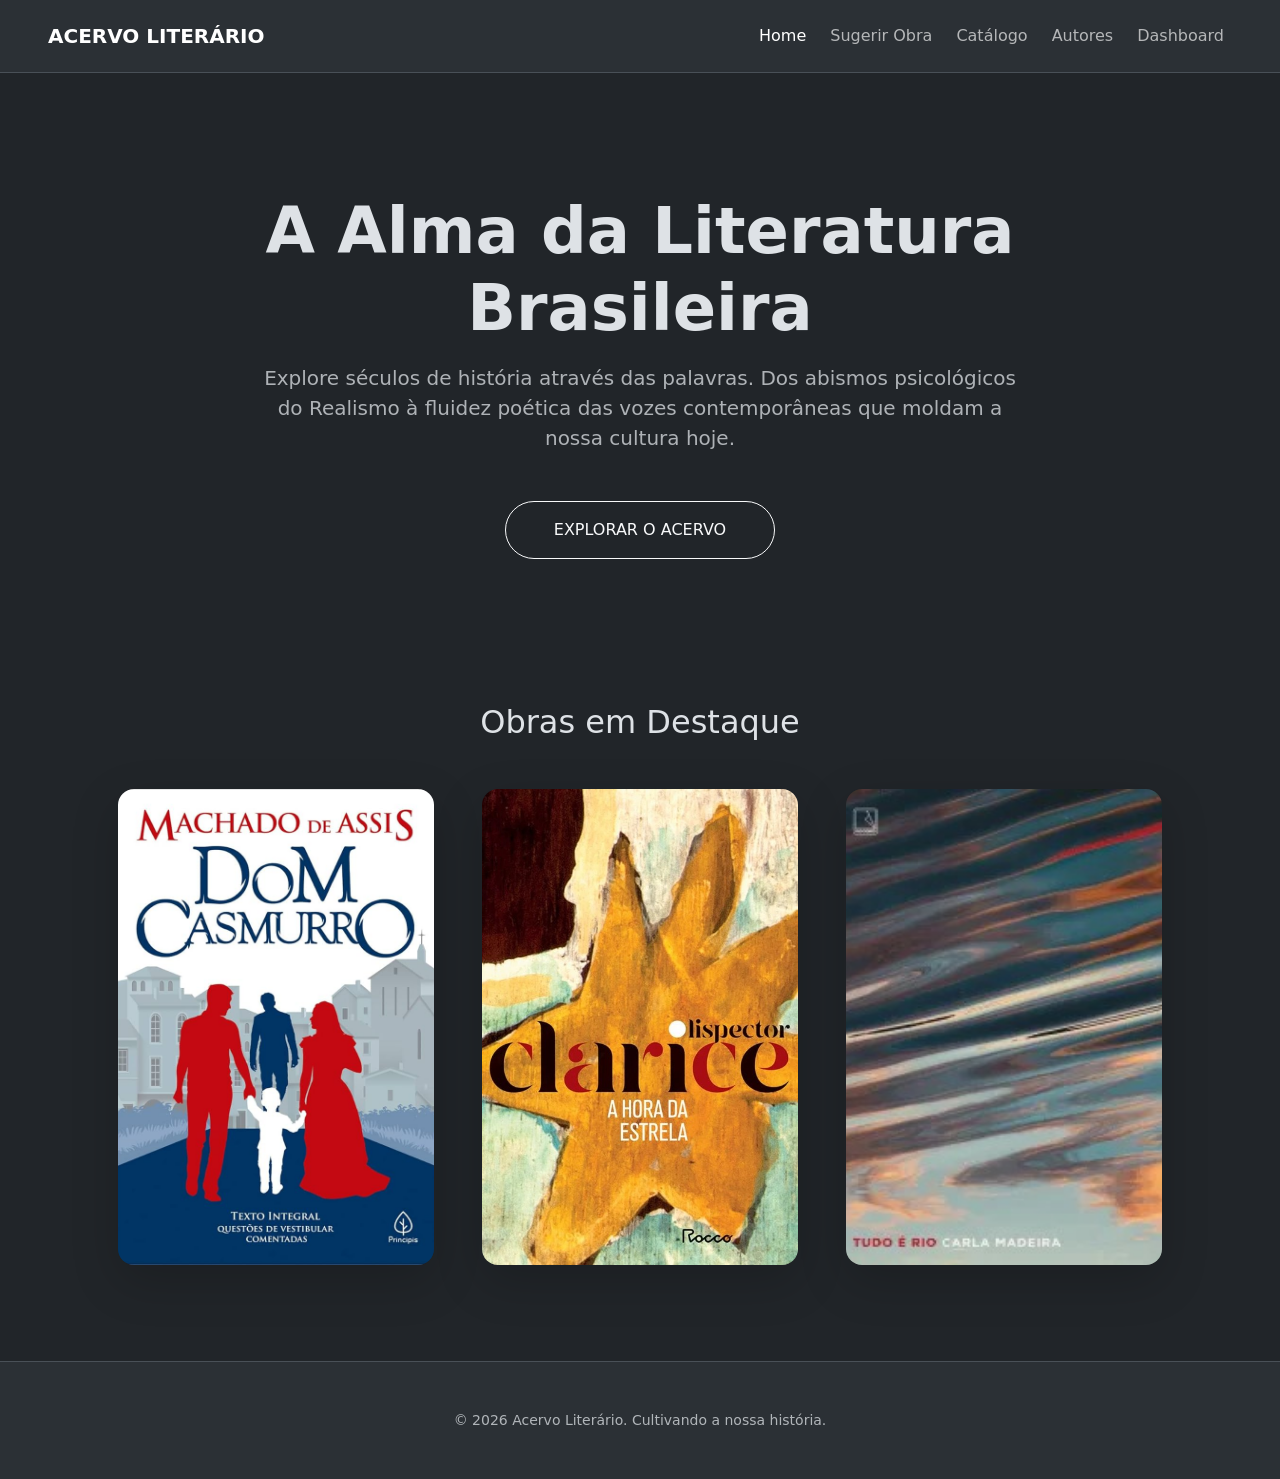
<file: index.html>
<!DOCTYPE html>
<html lang="pt-BR" data-bs-theme="dark"> <head>
    <meta charset="UTF-8">
    <meta name="viewport" content="width=device-width, initial-scale=1.0">
    <title>Acervo Literário Brasileiro</title>
    <link href="https://cdn.jsdelivr.net/npm/bootstrap@5.3.2/dist/css/bootstrap.min.css" rel="stylesheet">
    <link rel="stylesheet" href="style.css">
</head>
<body class="bg-body"> <nav class="navbar navbar-expand-lg bg-body-tertiary border-bottom py-3">
        <div class="container-fluid px-4 px-lg-5">
            <a class="navbar-brand fw-bold text-uppercase tracking-wide" href="index.html">Acervo Literário</a>
            <button class="navbar-toggler" type="button" data-bs-toggle="collapse" data-bs-target="#navbarNav">
                <span class="navbar-toggler-icon"></span>
            </button>
            <div class="collapse navbar-collapse justify-content-end" id="navbarNav"> <ul class="navbar-nav gap-2">
                    <li class="nav-item">
                        <a class="nav-link active" aria-current="page" href="index.html">Home</a>
                    </li>
                    <li class="nav-item">
                        <a class="nav-link" href="cadastro.html">Sugerir Obra</a>
                    </li>
                    <li class="nav-item">
                        <a class="nav-link" href="listagem.html">Catálogo</a>
                    </li>
                    <li class="nav-item">
                        <a class="nav-link" href="autores.html">Autores</a>
                    </li>
                    <li class="nav-item">
                        <a class="nav-link" href="dashboard.html">Dashboard</a>
                    </li>
                </ul>
            </div>
        </div>
    </nav>

    <header class="py-5 mb-5 mt-4">
        <div class="container px-4 px-lg-5 my-5">
            <div class="row gx-4 gx-lg-5 align-items-center justify-content-center">
                <div class="col-lg-10 text-center">
                    <h1 class="display-3 fw-bolder mb-3">A Alma da Literatura Brasileira</h1>
                    <p class="lead text-body-secondary mb-5 px-lg-5 fw-light">Explore séculos de história através das palavras. Dos abismos psicológicos do Realismo à fluidez poética das vozes contemporâneas que moldam a nossa cultura hoje.</p>
                    <a class="btn btn-outline-light btn-lg px-5 py-3 rounded-pill text-uppercase fs-6" href="listagem.html">Explorar o Acervo</a>
                </div>
            </div>
        </div>
    </header>

    <section class="container px-4 px-lg-5 mt-5">
        <h2 class="text-center mb-5 fw-light">Obras em Destaque</h2>
        <div class="row gx-4 gx-lg-5 justify-content-center">
            
            <div class="col-md-4 mb-5">
                <div class="card h-100 shadow-lg border-0 card-livro rounded-4"> <img src="Dom casmurro.jpg" alt="Capa Dom Casmurro">
                    <div class="card-overlay rounded-4">
                        <h2 class="h4 fw-bold">Dom Casmurro</h2>
                        <h6 class="mb-3 text-white-50 fst-italic">Machado de Assis</h6>
                        <p class="small fw-light">O maior clássico do Realismo brasileiro. Uma jornada pela mente ciumenta de Bento Santiago e o eterno enigma de Capitu.</p>
                        <a href="#!" class="btn btn-outline-light btn-sm mt-3 px-4 rounded-pill">Ver Detalhes</a>
                    </div>
                </div>
            </div>

            <div class="col-md-4 mb-5">
                <div class="card h-100 shadow-lg border-0 card-livro rounded-4">
                    <img src="A hora da estrela.jpeg" alt="Capa A Hora da Estrela">
                    <div class="card-overlay rounded-4">
                        <h2 class="h4 fw-bold">A Hora da Estrela</h2>
                        <h6 class="mb-3 text-white-50 fst-italic">Clarice Lispector</h6>
                        <p class="small fw-light">A comovente história de Macabéa, uma datilógrafa alagoana perdida na imensidão do Rio de Janeiro.</p>
                        <a href="#!" class="btn btn-outline-light btn-sm mt-3 px-4 rounded-pill">Ver Detalhes</a>
                    </div>
                </div>
            </div>

            <div class="col-md-4 mb-5">
                <div class="card h-100 shadow-lg border-0 card-livro rounded-4">
                    <img src="Tudo e rio.jpeg" alt="Capa Tudo é Rio">
                    <div class="card-overlay rounded-4">
                        <span class="badge text-bg-light mb-3 px-3 py-2 rounded-pill">Favorito</span> <h2 class="h4 fw-bold">Tudo é Rio</h2>
                        <h6 class="mb-3 text-white-50 fst-italic">Carla Madeira</h6>
                        <p class="small fw-light">Uma narrativa intensa e poética que entrelaça as vidas de Dalva, Venâncio e da prostituta Lucy. Um dos grandes sucessos recentes.</p>
                        <a href="#!" class="btn btn-light btn-sm mt-3 px-4 rounded-pill">Ver Detalhes</a>
                    </div>
                </div>
            </div>

        </div>
    </section>

    <footer class="py-5 bg-body-tertiary mt-5 border-top">
        <div class="container"><p class="m-0 text-center text-body-secondary small tracking-wide">&copy; 2026 Acervo Literário. Cultivando a nossa história.</p></div>
    </footer>

    <script src="https://cdn.jsdelivr.net/npm/bootstrap@5.3.2/dist/js/bootstrap.bundle.min.js"></script>
</body>
</html>
</file>
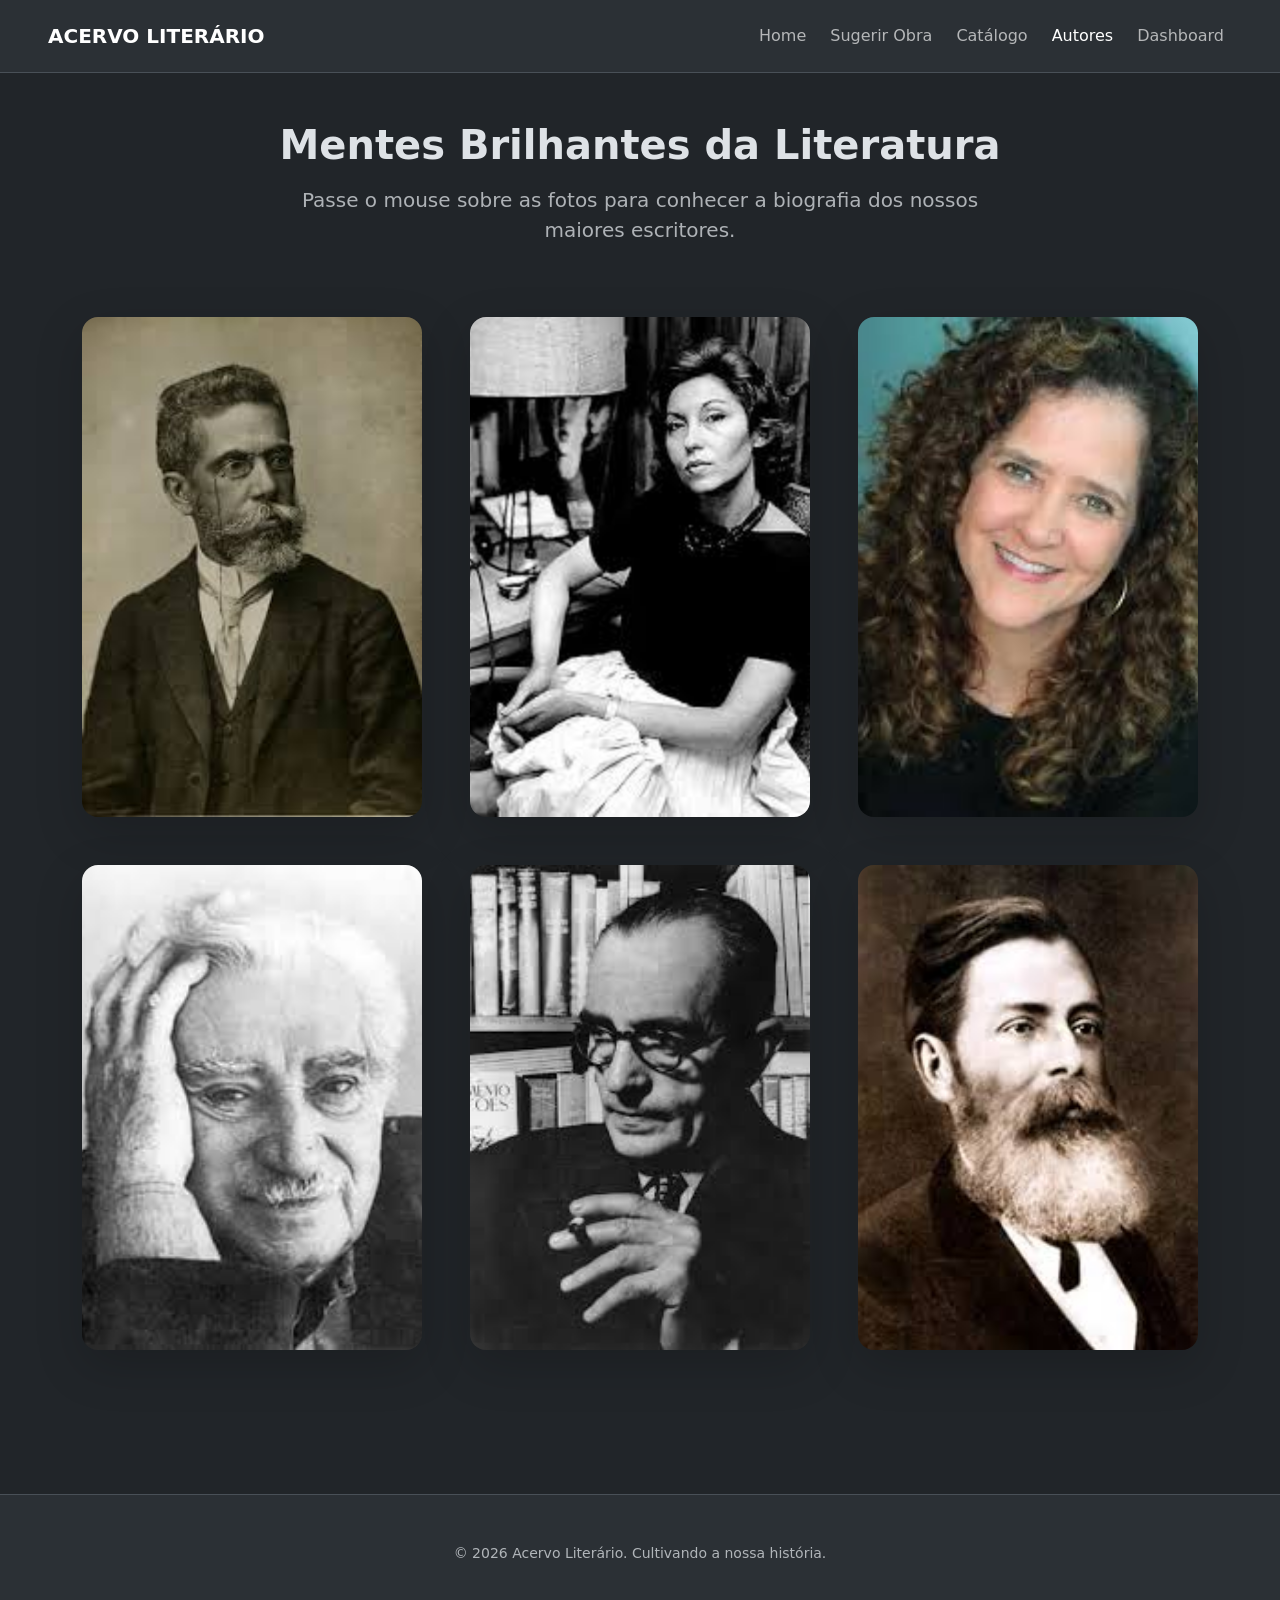
<file: autores.html>
<!DOCTYPE html>
<html lang="pt-BR" data-bs-theme="dark">
<head>
    <meta charset="UTF-8">
    <meta name="viewport" content="width=device-width, initial-scale=1.0">
    <title>Autores em Destaque - Acervo Literário</title>
    <link href="https://cdn.jsdelivr.net/npm/bootstrap@5.3.2/dist/css/bootstrap.min.css" rel="stylesheet">
    <link rel="stylesheet" href="style.css">
</head>
<body class="bg-body d-flex flex-column min-vh-100">

    <nav class="navbar navbar-expand-lg bg-body-tertiary border-bottom py-3">
        <div class="container-fluid px-4 px-lg-5">
            <a class="navbar-brand fw-bold text-uppercase tracking-wide" href="index.html">Acervo Literário</a>
            <button class="navbar-toggler" type="button" data-bs-toggle="collapse" data-bs-target="#navbarNav">
                <span class="navbar-toggler-icon"></span>
            </button>
            <div class="collapse navbar-collapse justify-content-end" id="navbarNav">
                <ul class="navbar-nav gap-2">
                    <li class="nav-item"><a class="nav-link" href="index.html">Home</a></li>
                    <li class="nav-item"><a class="nav-link" href="cadastro.html">Sugerir Obra</a></li>
                    <li class="nav-item"><a class="nav-link" href="listagem.html">Catálogo</a></li>
                    <li class="nav-item"><a class="nav-link active" aria-current="page" href="autores.html">Autores</a></li>
                    <li class="nav-item"><a class="nav-link" href="dashboard.html">Dashboard</a></li>
                </ul>
            </div>
        </div>
    </nav>

    <div class="container my-5 flex-grow-1">
        <div class="row mb-5 justify-content-center text-center">
            <div class="col-lg-8">
                <h2 class="display-6 fw-bold mb-3">Mentes Brilhantes da Literatura</h2>
                <p class="lead text-body-secondary fw-light mb-4">Passe o mouse sobre as fotos para conhecer a biografia dos nossos maiores escritores.</p>
            </div>
        </div>

        <div class="row gx-4 gx-lg-5 justify-content-center">
            
            <div class="col-md-4 mb-5">
                <div class="card h-100 shadow-lg border-0 card-livro rounded-4">
                    <img src="Machado de Assis.jpg" alt="Foto de Machado de Assis">
                    <div class="card-overlay rounded-4">
                        <h2 class="h4 fw-bold">Machado de Assis</h2>
                        <span class="badge bg-secondary mb-3 rounded-pill px-3 py-2">Realismo</span>
                        <p class="small fw-light">Nascido no Rio de Janeiro (1839), é amplamente considerado o maior escritor do Brasil. Foi o fundador e primeiro presidente da Academia Brasileira de Letras. Conhecido por sua ironia fina e análise psicológica profunda.</p>
                        <p class="small fw-bold mt-auto mb-0 text-white-50">Obras: Dom Casmurro, O Alienista</p>
                    </div>
                </div>
            </div>

            <div class="col-md-4 mb-5">
                <div class="card h-100 shadow-lg border-0 card-livro rounded-4">
                    <img src="Clarice Lispector.jpg" alt="Foto de Clarice Lispector">
                    <div class="card-overlay rounded-4">
                        <h2 class="h4 fw-bold">Clarice Lispector</h2>
                        <span class="badge bg-secondary mb-3 rounded-pill px-3 py-2">Modernismo</span>
                        <p class="small fw-light">Nascida na Ucrânia (1920) e naturalizada brasileira, Clarice revolucionou a literatura com sua prosa intimista, introspectiva e fluxo de consciência, mergulhando fundo na essência humana e feminina.</p>
                        <p class="small fw-bold mt-auto mb-0 text-white-50">Obras: A Hora da Estrela, Água Viva</p>
                    </div>
                </div>
            </div>

            <div class="col-md-4 mb-5">
                <div class="card h-100 shadow-lg border-0 card-livro rounded-4">
                    <img src="Carla Madeira.jpg" alt="Foto de Carla Madeira">
                    <div class="card-overlay rounded-4">
                        <h2 class="h4 fw-bold">Carla Madeira</h2>
                        <span class="badge text-bg-light mb-3 rounded-pill px-3 py-2">Contemporâneo</span>
                        <p class="small fw-light">Escritora e publicitária mineira (1958). Tornou-se um dos maiores fenômenos editoriais recentes do Brasil com sua escrita crua, poética e arrebatadora, explorando os limites dos sentimentos e relações.</p>
                        <p class="small fw-bold mt-auto mb-0 text-white-50">Obras: Tudo é Rio, Véspera</p>
                    </div>
                </div>
            </div>

            <div class="col-md-4 mb-5">
                <div class="card h-100 shadow-lg border-0 card-livro rounded-4">
                    <img src="Jorge Amado.jpg" alt="Foto de Jorge Amado">
                    <div class="card-overlay rounded-4">
                        <h2 class="h4 fw-bold">Jorge Amado</h2>
                        <span class="badge bg-secondary mb-3 rounded-pill px-3 py-2">Modernismo</span>
                        <p class="small fw-light">Um dos autores mais famosos e traduzidos do Brasil, nascido na Bahia (1912). Retratou com maestria e cores vivas o povo baiano, o sincretismo religioso, os coronéis do cacau e a miséria urbana.</p>
                        <p class="small fw-bold mt-auto mb-0 text-white-50">Obras: Capitães da Areia, Gabriela</p>
                    </div>
                </div>
            </div>

            <div class="col-md-4 mb-5">
                <div class="card h-100 shadow-lg border-0 card-livro rounded-4">
                    <img src="Graciliano Ramos.jpg" alt="Foto de Graciliano Ramos">
                    <div class="card-overlay rounded-4">
                        <h2 class="h4 fw-bold">Graciliano Ramos</h2>
                        <span class="badge bg-secondary mb-3 rounded-pill px-3 py-2">Modernismo</span>
                        <p class="small fw-light">Escritor alagoano (1892), imortalizou a paisagem seca do Nordeste em palavras precisas e sem excessos. Sua obra reflete a dura realidade social, a opressão e a luta pela sobrevivência no sertão.</p>
                        <p class="small fw-bold mt-auto mb-0 text-white-50">Obras: Vidas Secas, São Bernardo</p>
                    </div>
                </div>
            </div>

            <div class="col-md-4 mb-5">
                <div class="card h-100 shadow-lg border-0 card-livro rounded-4">
                    <img src="José de Alencar.jpg" alt="Foto de José de Alencar">
                    <div class="card-overlay rounded-4">
                        <h2 class="h4 fw-bold">José de Alencar</h2>
                        <span class="badge bg-secondary mb-3 rounded-pill px-3 py-2">Romantismo</span>
                        <p class="small fw-light">Cearense (1829), é o grande nome do romantismo brasileiro. Foi o pioneiro em tentar criar uma literatura com cara de Brasil, valorizando o índio como herói nacional e as paisagens exuberantes do país.</p>
                        <p class="small fw-bold mt-auto mb-0 text-white-50">Obras: Iracema, O Guarani</p>
                    </div>
                </div>
            </div>

        </div>
    </div>

    <footer class="py-5 bg-body-tertiary mt-5 border-top">
        <div class="container"><p class="m-0 text-center text-body-secondary small tracking-wide">&copy; 2026 Acervo Literário. Cultivando a nossa história.</p></div>
    </footer>

    <script src="https://cdn.jsdelivr.net/npm/bootstrap@5.3.2/dist/js/bootstrap.bundle.min.js"></script>
</body>
</html>
</file>
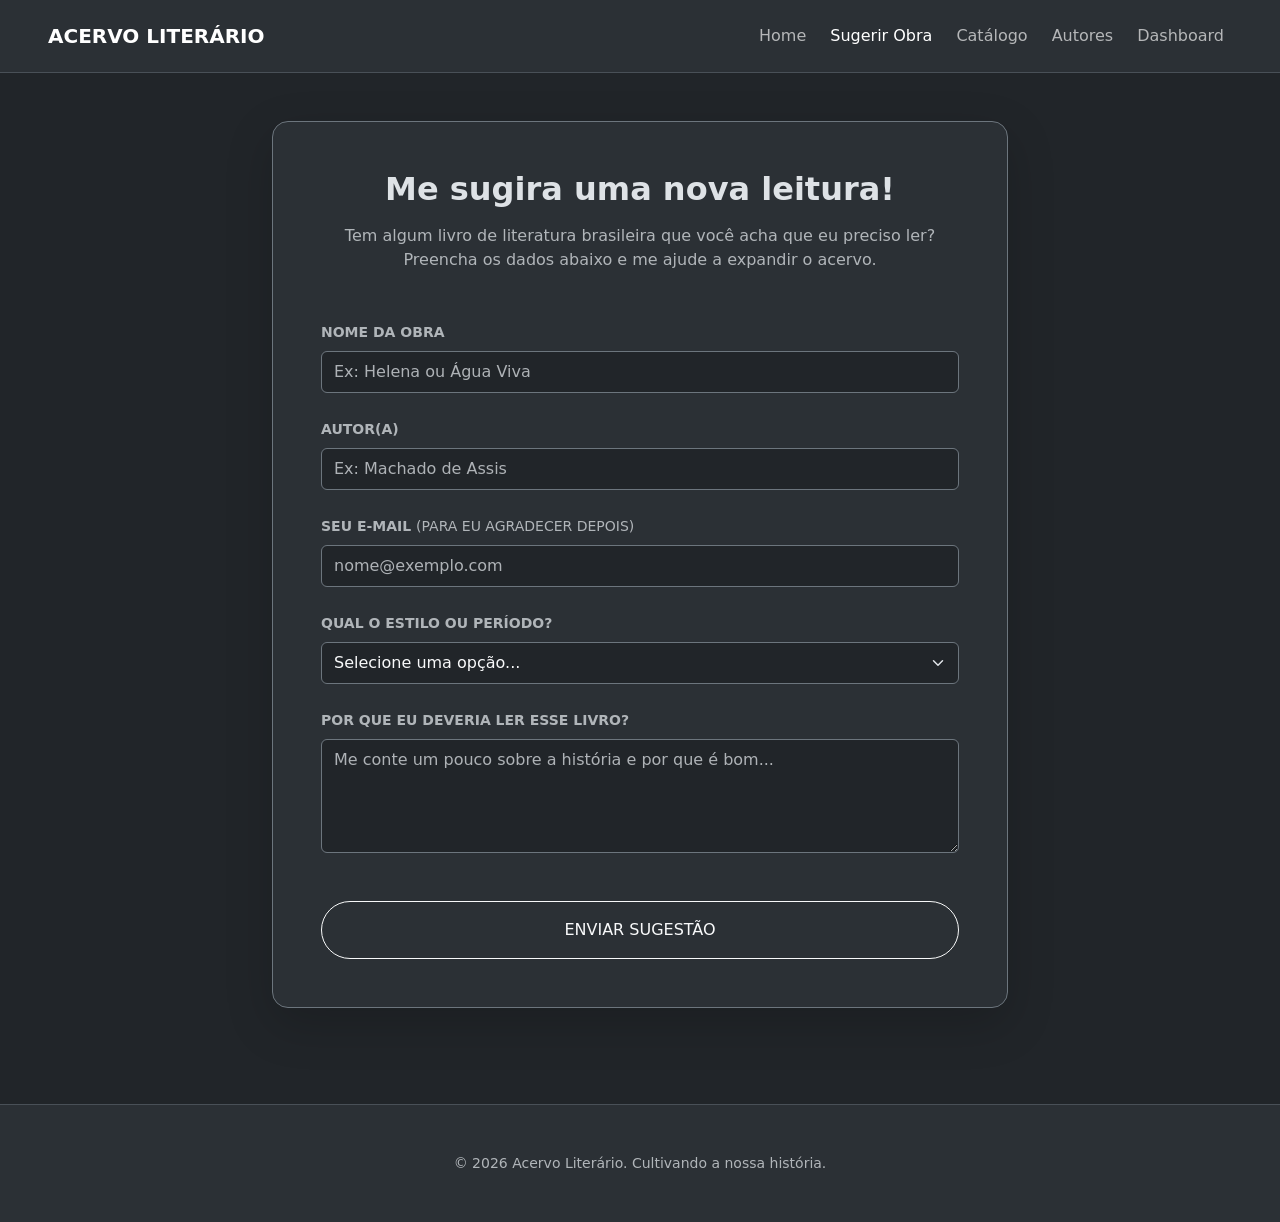
<file: cadastro.html>
<!DOCTYPE html>
<html lang="pt-BR" data-bs-theme="dark">
<head>
    <meta charset="UTF-8">
    <meta name="viewport" content="width=device-width, initial-scale=1.0">
    <title>Sugerir Obra - Acervo Literário</title>
    <link href="https://cdn.jsdelivr.net/npm/bootstrap@5.3.2/dist/css/bootstrap.min.css" rel="stylesheet">
    <link rel="stylesheet" href="style.css">
</head>
<body class="bg-body d-flex flex-column min-vh-100">

    <nav class="navbar navbar-expand-lg bg-body-tertiary border-bottom py-3">
        <div class="container-fluid px-4 px-lg-5">
            <a class="navbar-brand fw-bold text-uppercase tracking-wide" href="index.html">Acervo Literário</a>
            <button class="navbar-toggler" type="button" data-bs-toggle="collapse" data-bs-target="#navbarNav">
                <span class="navbar-toggler-icon"></span>
            </button>
            <div class="collapse navbar-collapse justify-content-end" id="navbarNav">
                <ul class="navbar-nav gap-2">
                    <li class="nav-item"><a class="nav-link" href="index.html">Home</a></li>
                    <li class="nav-item"><a class="nav-link active" aria-current="page" href="cadastro.html">Sugerir Obra</a></li>
                    <li class="nav-item"><a class="nav-link" href="listagem.html">Catálogo</a></li>
                    <li class="nav-item"><a class="nav-link" href="autores.html">Autores</a></li>
                    <li class="nav-item"><a class="nav-link" href="dashboard.html">Dashboard</a></li>
                </ul>
            </div>
        </div>
    </nav>

    <div class="container my-5 flex-grow-1">
        <div class="row justify-content-center">
            <div class="col-md-10 col-lg-8">
                
                <div class="card shadow-lg border-secondary rounded-4 bg-body-tertiary">
                    <div class="card-body p-4 p-md-5">
                        
                        <div class="text-center mb-5">
                            <h2 class="fw-bold mb-3">Me sugira uma nova leitura!</h2>
                            <p class="text-body-secondary fw-light">Tem algum livro de literatura brasileira que você acha que eu preciso ler? Preencha os dados abaixo e me ajude a expandir o acervo.</p>
                        </div>
                        
                        <form>
                            <div class="mb-4">
                                <label for="nomeObra" class="form-label text-uppercase small tracking-wide fw-bold text-body-secondary">Nome da Obra</label>
                                <input type="text" class="form-control bg-dark border-secondary text-light py-2" id="nomeObra" placeholder="Ex: Helena ou Água Viva" required>
                            </div>

                            <div class="mb-4">
                                <label for="nomeAutor" class="form-label text-uppercase small tracking-wide fw-bold text-body-secondary">Autor(a)</label>
                                <input type="text" class="form-control bg-dark border-secondary text-light py-2" id="nomeAutor" placeholder="Ex: Machado de Assis" required>
                            </div>

                            <div class="mb-4">
                                <label for="emailUsuario" class="form-label text-uppercase small tracking-wide fw-bold text-body-secondary">Seu E-mail <span class="fw-normal text-muted text-transform-none">(para eu agradecer depois)</span></label>
                                <input type="email" class="form-control bg-dark border-secondary text-light py-2" id="emailUsuario" placeholder="nome@exemplo.com" required>
                            </div>

                            <div class="mb-4">
                                <label for="periodoLiterario" class="form-label text-uppercase small tracking-wide fw-bold text-body-secondary">Qual o estilo ou período?</label>
                                <select class="form-select bg-dark border-secondary text-light py-2" id="periodoLiterario" required>
                                    <option value="" selected disabled>Selecione uma opção...</option>
                                    <option value="1">Romantismo</option>
                                    <option value="2">Realismo / Naturalismo</option>
                                    <option value="3">Modernismo</option>
                                    <option value="4">Literatura Contemporânea</option>
                                    <option value="5">Não tenho certeza</option>
                                </select>
                            </div>

                            <div class="mb-5">
                                <label for="motivoSugestao" class="form-label text-uppercase small tracking-wide fw-bold text-body-secondary">Por que eu deveria ler esse livro?</label>
                                <textarea class="form-control bg-dark border-secondary text-light py-2" id="motivoSugestao" rows="4" placeholder="Me conte um pouco sobre a história e por que é bom..." required></textarea>
                            </div>

                            <div class="d-grid">
                                <button type="button" class="btn btn-outline-light btn-lg rounded-pill py-3 text-uppercase fs-6 tracking-wide" data-bs-toggle="modal" data-bs-target="#modalSucesso">
                                    Enviar Sugestão
                                </button>
                            </div>
                        </form>

                    </div>
                </div>

            </div>
        </div>
    </div>

    <div class="modal fade" id="modalSucesso" tabindex="-1" aria-hidden="true" data-bs-theme="dark">
        <div class="modal-dialog modal-dialog-centered">
            <div class="modal-content bg-dark border-secondary">
                <div class="modal-header border-bottom-0 pb-0">
                    <button type="button" class="btn-close" data-bs-dismiss="modal" aria-label="Close"></button>
                </div>
                <div class="modal-body text-center px-4 py-4">
                    <h4 class="text-light fw-bold mb-3">Muito obrigado!</h4>
                    <p class="text-body-secondary fw-light mb-4">Sua recomendação foi enviada com sucesso. Vou colocar na minha lista de próximas leituras e logo ela aparecerá no catálogo de livros lidos!</p>
                    <div class="d-flex flex-column flex-sm-row justify-content-center gap-2">
                        <a href="listagem.html" class="btn btn-outline-light rounded-pill px-4">Ver Catálogo</a>
                        <button type="button" class="btn btn-dark rounded-pill px-4" data-bs-dismiss="modal">Fechar</button>
                    </div>
                </div>
            </div>
        </div>
    </div>

    <footer class="py-5 bg-body-tertiary mt-5 border-top">
        <div class="container"><p class="m-0 text-center text-body-secondary small tracking-wide">&copy; 2026 Acervo Literário. Cultivando a nossa história.</p></div>
    </footer>

    <script src="https://cdn.jsdelivr.net/npm/bootstrap@5.3.2/dist/js/bootstrap.bundle.min.js"></script>
</body>
</html>
</file>
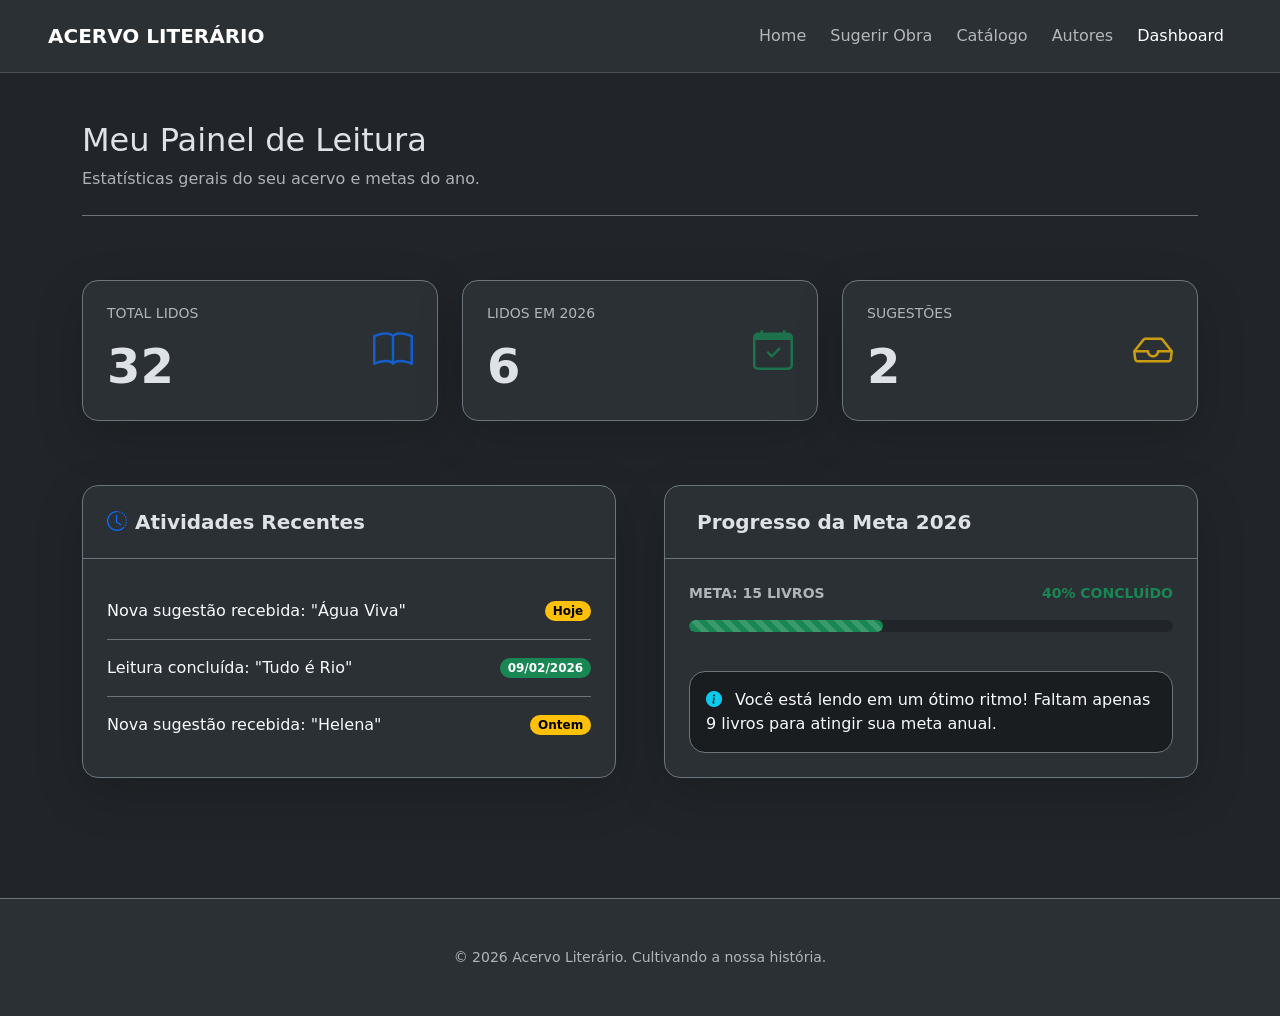
<file: dashboard.html>
<!DOCTYPE html>
<html lang="pt-BR" data-bs-theme="dark">
<head>
    <meta charset="UTF-8">
    <meta name="viewport" content="width=device-width, initial-scale=1.0">
    <title>Dashboard - Acervo Literário</title>
    <link href="https://cdn.jsdelivr.net/npm/bootstrap@5.3.2/dist/css/bootstrap.min.css" rel="stylesheet">
    <link rel="stylesheet" href="https://cdn.jsdelivr.net/npm/bootstrap-icons@1.11.1/font/bootstrap-icons.css">
    <link rel="stylesheet" href="style.css">
</head>
<body class="bg-body d-flex flex-column min-vh-100">

    <nav class="navbar navbar-expand-lg bg-body-tertiary border-bottom py-3">
        <div class="container-fluid px-4 px-lg-5">
            <a class="navbar-brand fw-bold text-uppercase tracking-wide" href="index.html">Acervo Literário</a>
            <button class="navbar-toggler" type="button" data-bs-toggle="collapse" data-bs-target="#navbarNav">
                <span class="navbar-toggler-icon"></span>
            </button>
            <div class="collapse navbar-collapse justify-content-end" id="navbarNav">
                <ul class="navbar-nav gap-2">
                    <li class="nav-item"><a class="nav-link" href="index.html">Home</a></li>
                    <li class="nav-item"><a class="nav-link" href="cadastro.html">Sugerir Obra</a></li>
                    <li class="nav-item"><a class="nav-link" href="listagem.html">Catálogo</a></li>
                    <li class="nav-item"><a class="nav-link" href="autores.html">Autores</a></li>
                    <li class="nav-item"><a class="nav-link active" aria-current="page" href="dashboard.html">Dashboard</a></li>
                </ul>
            </div>
        </div>
    </nav>

    <div class="container my-5 flex-grow-1">
        <div class="row mb-5">
            <div class="col-12 text-center text-md-start">
                <h2 class="fw-light mb-2">Meu Painel de Leitura</h2>
                <p class="text-body-secondary fw-light border-bottom border-secondary pb-4">Estatísticas gerais do seu acervo e metas do ano.</p>
            </div>
        </div>

        <div class="row mb-5">
            
            <div class="col-12 col-md-4 mb-3">
                <div class="card bg-body-tertiary border-secondary h-100 shadow-lg rounded-4">
                    <div class="card-body d-flex align-items-center justify-content-between p-4">
                        <div>
                            <h5 class="card-title fw-light text-body-secondary text-uppercase tracking-wide small mb-3">Total Lidos</h5>
                            <h2 class="display-5 fw-bold mb-0">32</h2>
                        </div>
                        <i class="bi bi-book fs-1 text-primary opacity-75"></i>
                    </div>
                </div>
            </div>

            <div class="col-12 col-md-4 mb-3">
                <div class="card bg-body-tertiary border-secondary h-100 shadow-lg rounded-4">
                    <div class="card-body d-flex align-items-center justify-content-between p-4">
                        <div>
                            <h5 class="card-title fw-light text-body-secondary text-uppercase tracking-wide small mb-3">Lidos em 2026</h5>
                            <h2 class="display-5 fw-bold mb-0">6</h2>
                        </div>
                        <i class="bi bi-calendar-check fs-1 text-success opacity-75"></i>
                    </div>
                </div>
            </div>

            <div class="col-12 col-md-4 mb-3">
                <div class="card bg-body-tertiary border-secondary h-100 shadow-lg rounded-4">
                    <div class="card-body d-flex align-items-center justify-content-between p-4">
                        <div>
                            <h5 class="card-title fw-light text-body-secondary text-uppercase tracking-wide small mb-3">Sugestões</h5>
                            <h2 class="display-5 fw-bold mb-0">2</h2>
                        </div>
                        <i class="bi bi-inbox fs-1 text-warning opacity-75"></i>
                    </div>
                </div>
            </div>

        </div>

        <div class="row gx-4 gx-lg-5">
            <div class="col-lg-6 mb-4">
                <div class="card shadow-lg bg-body-tertiary border-secondary rounded-4 h-100">
                    <div class="card-header bg-transparent border-bottom border-secondary p-4">
                        <h5 class="mb-0 fw-bold"><i class="bi bi-clock-history me-2 text-primary"></i>Atividades Recentes</h5>
                    </div>
                    <div class="card-body p-4">
                        <ul class="list-group list-group-flush">
                            <li class="list-group-item bg-transparent text-light px-0 d-flex justify-content-between align-items-center border-secondary py-3">
                                Nova sugestão recebida: "Água Viva"
                                <span class="badge text-bg-warning rounded-pill">Hoje</span>
                            </li>
                            <li class="list-group-item bg-transparent text-light px-0 d-flex justify-content-between align-items-center border-secondary py-3">
                                Leitura concluída: "Tudo é Rio"
                                <span class="badge text-bg-success rounded-pill">09/02/2026</span>
                            </li>
                            <li class="list-group-item bg-transparent text-light px-0 d-flex justify-content-between align-items-center border-bottom-0 py-3">
                                Nova sugestão recebida: "Helena"
                                <span class="badge text-bg-warning rounded-pill">Ontem</span>
                            </li>
                        </ul>
                    </div>
                </div>
            </div>
            
            <div class="col-lg-6 mb-4">
                <div class="card shadow-lg bg-body-tertiary border-secondary rounded-4 h-100">
                    <div class="card-header bg-transparent border-bottom border-secondary p-4">
                        <h5 class="mb-0 fw-bold"><i class="bi bi-target me-2 text-danger"></i>Progresso da Meta 2026</h5>
                    </div>
                    <div class="card-body p-4 d-flex flex-column justify-content-center">
                        <p class="mb-3 d-flex justify-content-between text-uppercase small tracking-wide fw-bold text-body-secondary">
                            <span>Meta: 15 livros</span>
                            <span class="text-success">40% concluído</span>
                        </p>
                        <div class="progress mb-4 bg-dark" style="height: 12px;">
                            <div class="progress-bar bg-success progress-bar-striped progress-bar-animated rounded-pill" role="progressbar" style="width: 40%" aria-valuenow="40" aria-valuemin="0" aria-valuemax="100"></div>
                        </div>
                        
                        <div class="alert alert-dark border border-secondary text-light mt-auto mb-0 rounded-4" role="alert">
                            <i class="bi bi-info-circle-fill me-2 text-info"></i> Você está lendo em um ótimo ritmo! Faltam apenas 9 livros para atingir sua meta anual.
                        </div>
                    </div>
                </div>
            </div>
        </div>
    </div>

    <footer class="py-5 bg-body-tertiary mt-5 border-top border-secondary">
        <div class="container"><p class="m-0 text-center text-body-secondary small tracking-wide">&copy; 2026 Acervo Literário. Cultivando a nossa história.</p></div>
    </footer>

    <script src="https://cdn.jsdelivr.net/npm/bootstrap@5.3.2/dist/js/bootstrap.bundle.min.js"></script>
</body>
</html>
</file>
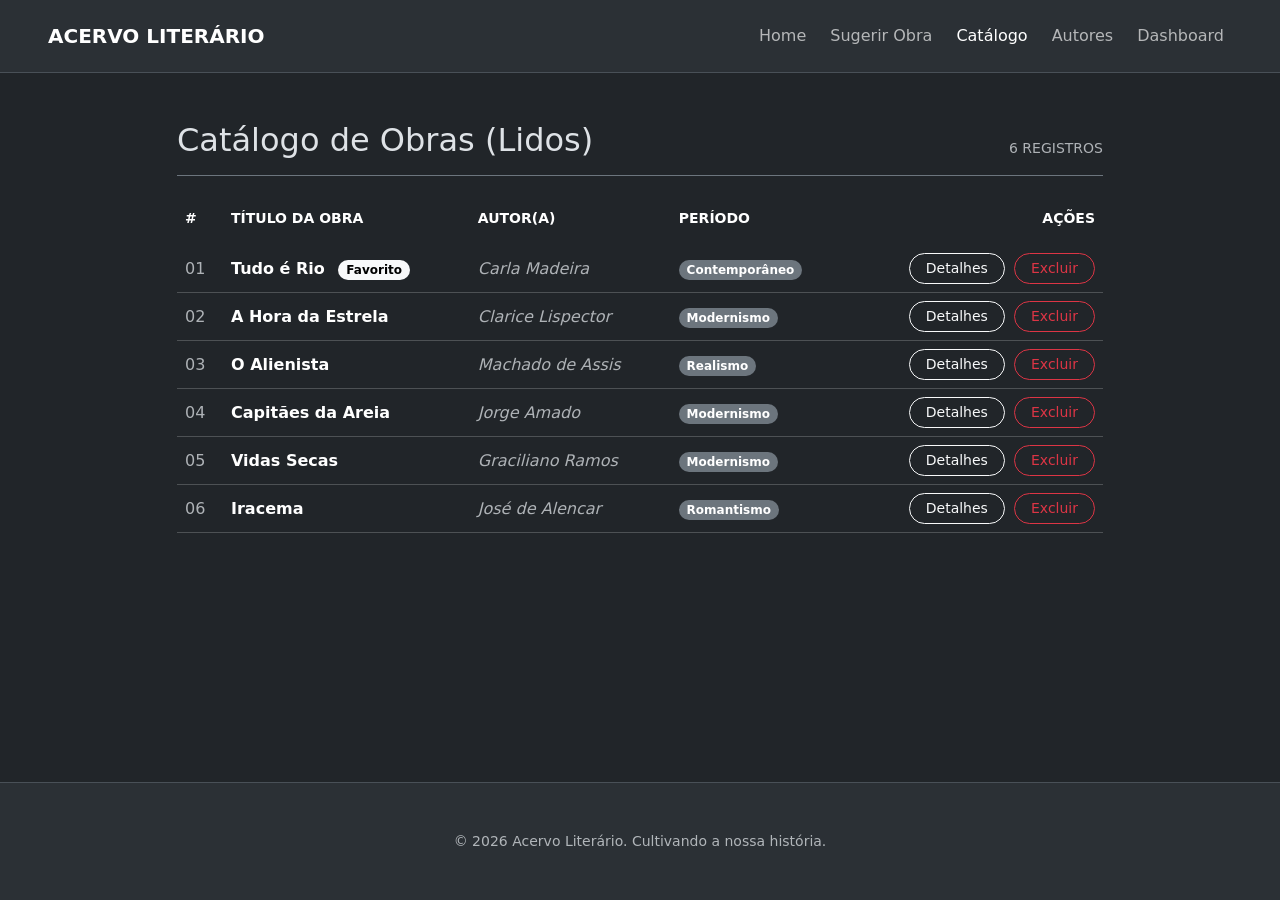
<file: listagem.html>
<!DOCTYPE html>
<html lang="pt-BR" data-bs-theme="dark">
<head>
    <meta charset="UTF-8">
    <meta name="viewport" content="width=device-width, initial-scale=1.0">
    <title>Catálogo - Acervo Literário</title>
    <link href="https://cdn.jsdelivr.net/npm/bootstrap@5.3.2/dist/css/bootstrap.min.css" rel="stylesheet">
    <link rel="stylesheet" href="style.css">
</head>
<body class="bg-body d-flex flex-column min-vh-100">

    <nav class="navbar navbar-expand-lg bg-body-tertiary border-bottom py-3">
        <div class="container-fluid px-4 px-lg-5">
            <a class="navbar-brand fw-bold text-uppercase tracking-wide" href="index.html">Acervo Literário</a>
            <button class="navbar-toggler" type="button" data-bs-toggle="collapse" data-bs-target="#navbarNav">
                <span class="navbar-toggler-icon"></span>
            </button>
            <div class="collapse navbar-collapse justify-content-end" id="navbarNav">
                <ul class="navbar-nav gap-2">
                    <li class="nav-item"><a class="nav-link" href="index.html">Home</a></li>
                    <li class="nav-item"><a class="nav-link" href="cadastro.html">Sugerir Obra</a></li>
                    <li class="nav-item"><a class="nav-link active" aria-current="page" href="listagem.html">Catálogo</a></li>
                    <li class="nav-item"><a class="nav-link" href="autores.html">Autores</a></li>
                    <li class="nav-item"><a class="nav-link" href="dashboard.html">Dashboard</a></li>
                </ul>
            </div>
        </div>
    </nav>

    <div class="container my-5 flex-grow-1">
        <div class="row justify-content-center">
            <div class="col-lg-10">
                <div class="d-flex justify-content-between align-items-end border-bottom border-secondary pb-3 mb-4">
                    <h2 class="fw-light mb-0">Catálogo de Obras (Lidos)</h2>
                    <span class="text-body-secondary small text-uppercase tracking-wide">6 Registros</span>
                </div>
                
                <div class="table-responsive">
                    <table class="table table-dark table-hover align-middle mb-0">
                        <thead>
                            <tr class="text-uppercase small tracking-wide text-body-secondary">
                                <th scope="col" class="border-bottom-0 pb-3">#</th>
                                <th scope="col" class="border-bottom-0 pb-3">Título da Obra</th>
                                <th scope="col" class="border-bottom-0 pb-3">Autor(a)</th>
                                <th scope="col" class="border-bottom-0 pb-3">Período</th>
                                <th scope="col" class="text-end border-bottom-0 pb-3">Ações</th>
                            </tr>
                        </thead>
                        <tbody class="border-top-0">
                            <tr>
                                <th scope="row" class="text-body-secondary fw-normal">01</th>
                                <td class="fw-bold">Tudo é Rio <span class="badge text-bg-light ms-2 rounded-pill px-2">Favorito</span></td>
                                <td class="fst-italic text-body-secondary">Carla Madeira</td>
                                <td><span class="badge bg-secondary rounded-pill">Contemporâneo</span></td>
                                <td class="text-end">
                                    <button class="btn btn-sm btn-outline-light rounded-pill px-3 me-1" data-bs-toggle="modal" data-bs-target="#modalLivro1">Detalhes</button>
                                    <button class="btn btn-sm btn-outline-danger rounded-pill px-3" onclick="alert('Ação administrativa: Tem certeza que deseja remover este livro do catálogo do sistema?')">Excluir</button>
                                </td>
                            </tr>
                            <tr>
                                <th scope="row" class="text-body-secondary fw-normal">02</th>
                                <td class="fw-bold">A Hora da Estrela</td>
                                <td class="fst-italic text-body-secondary">Clarice Lispector</td>
                                <td><span class="badge bg-secondary rounded-pill">Modernismo</span></td>
                                <td class="text-end">
                                    <button class="btn btn-sm btn-outline-light rounded-pill px-3 me-1" data-bs-toggle="modal" data-bs-target="#modalLivro2">Detalhes</button>
                                    <button class="btn btn-sm btn-outline-danger rounded-pill px-3" onclick="alert('Ação administrativa: Tem certeza que deseja remover este livro do catálogo do sistema?')">Excluir</button>
                                </td>
                            </tr>
                            <tr>
                                <th scope="row" class="text-body-secondary fw-normal">03</th>
                                <td class="fw-bold">O Alienista</td>
                                <td class="fst-italic text-body-secondary">Machado de Assis</td>
                                <td><span class="badge bg-secondary rounded-pill">Realismo</span></td>
                                <td class="text-end">
                                    <button class="btn btn-sm btn-outline-light rounded-pill px-3 me-1" data-bs-toggle="modal" data-bs-target="#modalLivro3">Detalhes</button>
                                    <button class="btn btn-sm btn-outline-danger rounded-pill px-3" onclick="alert('Ação administrativa: Tem certeza que deseja remover este livro do catálogo do sistema?')">Excluir</button>
                                </td>
                            </tr>
                            <tr>
                                <th scope="row" class="text-body-secondary fw-normal">04</th>
                                <td class="fw-bold">Capitães da Areia</td>
                                <td class="fst-italic text-body-secondary">Jorge Amado</td>
                                <td><span class="badge bg-secondary rounded-pill">Modernismo</span></td>
                                <td class="text-end">
                                    <button class="btn btn-sm btn-outline-light rounded-pill px-3 me-1" data-bs-toggle="modal" data-bs-target="#modalLivro4">Detalhes</button>
                                    <button class="btn btn-sm btn-outline-danger rounded-pill px-3" onclick="alert('Ação administrativa: Tem certeza que deseja remover este livro do catálogo do sistema?')">Excluir</button>
                                </td>
                            </tr>
                            <tr>
                                <th scope="row" class="text-body-secondary fw-normal">05</th>
                                <td class="fw-bold">Vidas Secas</td>
                                <td class="fst-italic text-body-secondary">Graciliano Ramos</td>
                                <td><span class="badge bg-secondary rounded-pill">Modernismo</span></td>
                                <td class="text-end">
                                    <button class="btn btn-sm btn-outline-light rounded-pill px-3 me-1" data-bs-toggle="modal" data-bs-target="#modalLivro5">Detalhes</button>
                                    <button class="btn btn-sm btn-outline-danger rounded-pill px-3" onclick="alert('Ação administrativa: Tem certeza que deseja remover este livro do catálogo do sistema?')">Excluir</button>
                                </td>
                            </tr>
                            <tr>
                                <th scope="row" class="text-body-secondary fw-normal">06</th>
                                <td class="fw-bold">Iracema</td>
                                <td class="fst-italic text-body-secondary">José de Alencar</td>
                                <td><span class="badge bg-secondary rounded-pill">Romantismo</span></td>
                                <td class="text-end">
                                    <button class="btn btn-sm btn-outline-light rounded-pill px-3 me-1" data-bs-toggle="modal" data-bs-target="#modalLivro6">Detalhes</button>
                                    <button class="btn btn-sm btn-outline-danger rounded-pill px-3" onclick="alert('Ação administrativa: Tem certeza que deseja remover este livro do catálogo do sistema?')">Excluir</button>
                                </td>
                            </tr>
                        </tbody>
                    </table>
                </div>
            </div>
        </div>
    </div>

    <div class="modal fade" id="modalLivro1" tabindex="-1" aria-hidden="true" data-bs-theme="dark">
        <div class="modal-dialog modal-dialog-centered">
            <div class="modal-content bg-dark border-secondary">
                <div class="modal-header border-bottom-0">
                    <h5 class="modal-title fw-bold">Tudo é Rio</h5>
                    <button type="button" class="btn-close" data-bs-dismiss="modal" aria-label="Close"></button>
                </div>
                <div class="modal-body px-4 pb-4">
                    <p class="fst-italic text-body-secondary mb-4">Carla Madeira</p>
                    <p class="fw-light">Uma narrativa intensa e poética que cruza os caminhos de Dalva, Venâncio e da prostituta Lucy. Uma obra sobre amor, perda, perdão e os limites humanos.</p>
                </div>
            </div>
        </div>
    </div>

    <div class="modal fade" id="modalLivro2" tabindex="-1" aria-hidden="true" data-bs-theme="dark">
        <div class="modal-dialog modal-dialog-centered">
            <div class="modal-content bg-dark border-secondary">
                <div class="modal-header border-bottom-0">
                    <h5 class="modal-title fw-bold">A Hora da Estrela</h5>
                    <button type="button" class="btn-close" data-bs-dismiss="modal" aria-label="Close"></button>
                </div>
                <div class="modal-body px-4 pb-4">
                    <p class="fst-italic text-body-secondary mb-4">Clarice Lispector</p>
                    <p class="fw-light">A história da inocente e marginalizada Macabéa, uma datilógrafa alagoana no Rio de Janeiro. É a última obra publicada em vida por Clarice.</p>
                </div>
            </div>
        </div>
    </div>

    <div class="modal fade" id="modalLivro3" tabindex="-1" aria-hidden="true" data-bs-theme="dark">
        <div class="modal-dialog modal-dialog-centered">
            <div class="modal-content bg-dark border-secondary">
                <div class="modal-header border-bottom-0">
                    <h5 class="modal-title fw-bold">O Alienista</h5>
                    <button type="button" class="btn-close" data-bs-dismiss="modal" aria-label="Close"></button>
                </div>
                <div class="modal-body px-4 pb-4">
                    <p class="fst-italic text-body-secondary mb-4">Machado de Assis</p>
                    <p class="fw-light">O clássico conto sobre o Dr. Simão Bacamarte, que constrói a Casa Verde em Itaguaí e começa a internar todos na cidade, questionando a fina linha entre sanidade e loucura.</p>
                </div>
            </div>
        </div>
    </div>

    <div class="modal fade" id="modalLivro4" tabindex="-1" aria-hidden="true" data-bs-theme="dark">
        <div class="modal-dialog modal-dialog-centered">
            <div class="modal-content bg-dark border-secondary">
                <div class="modal-header border-bottom-0">
                    <h5 class="modal-title fw-bold">Capitães da Areia</h5>
                    <button type="button" class="btn-close" data-bs-dismiss="modal" aria-label="Close"></button>
                </div>
                <div class="modal-body px-4 pb-4">
                    <p class="fst-italic text-body-secondary mb-4">Jorge Amado</p>
                    <p class="fw-light">Retrata a vida de um grupo de meninos de rua abandonados em Salvador, liderados por Pedro Bala, expondo a desigualdade social com muita sensibilidade.</p>
                </div>
            </div>
        </div>
    </div>

    <div class="modal fade" id="modalLivro5" tabindex="-1" aria-hidden="true" data-bs-theme="dark">
        <div class="modal-dialog modal-dialog-centered">
            <div class="modal-content bg-dark border-secondary">
                <div class="modal-header border-bottom-0">
                    <h5 class="modal-title fw-bold">Vidas Secas</h5>
                    <button type="button" class="btn-close" data-bs-dismiss="modal" aria-label="Close"></button>
                </div>
                <div class="modal-body px-4 pb-4">
                    <p class="fst-italic text-body-secondary mb-4">Graciliano Ramos</p>
                    <p class="fw-light">A dura jornada da família de Fabiano, Sinha Vitória, os meninos e a cachorra Baleia, que tentam sobreviver à seca implacável do sertão nordestino.</p>
                </div>
            </div>
        </div>
    </div>

    <div class="modal fade" id="modalLivro6" tabindex="-1" aria-hidden="true" data-bs-theme="dark">
        <div class="modal-dialog modal-dialog-centered">
            <div class="modal-content bg-dark border-secondary">
                <div class="modal-header border-bottom-0">
                    <h5 class="modal-title fw-bold">Iracema</h5>
                    <button type="button" class="btn-close" data-bs-dismiss="modal" aria-label="Close"></button>
                </div>
                <div class="modal-body px-4 pb-4">
                    <p class="fst-italic text-body-secondary mb-4">José de Alencar</p>
                    <p class="fw-light">O famoso romance indianista que narra a história de amor entre a "virgem dos lábios de mel", a índia Iracema, e o colonizador português Martim.</p>
                </div>
            </div>
        </div>
    </div>

    <footer class="py-5 bg-body-tertiary mt-5 border-top">
        <div class="container"><p class="m-0 text-center text-body-secondary small tracking-wide">&copy; 2026 Acervo Literário. Cultivando a nossa história.</p></div>
    </footer>

    <script src="https://cdn.jsdelivr.net/npm/bootstrap@5.3.2/dist/js/bootstrap.bundle.min.js"></script>
</body>
</html>
</file>
<file: style.css>
/* Efeito de Hover (Pop-up) para os cards de livros */

.card-livro {
    position: relative;
    overflow: hidden; /* Garante que o texto não vaze da imagem */
    border-radius: 0.375rem; /* Mantém as bordas arredondadas do Bootstrap */
    height: 400px; /* Altura fixa para manter as imagens padronizadas */
}

.card-livro img {
    width: 100%;
    height: 100%;
    object-fit: cover; /* Faz a imagem preencher o card sem distorcer */
    transition: transform 0.3s ease; /* Animação suave na imagem */
}

.card-overlay {
    position: absolute;
    top: 0;
    left: 0;
    width: 100%;
    height: 100%;
    background-color: rgba(0, 0, 0, 0.85); /* Fundo preto semi-transparente */
    color: white;
    display: flex;
    flex-direction: column;
    justify-content: center;
    align-items: center;
    padding: 1.5rem;
    text-align: center;
    opacity: 0; /* Começa invisível */
    transition: opacity 0.4s ease-in-out; /* Tempo da animação de aparecer */
}

/* O que acontece quando o mouse passa por cima do card */
.card-livro:hover .card-overlay {
    opacity: 1; /* O texto e fundo escuro aparecem */
}

.card-livro:hover img {
    transform: scale(1.05); /* Um leve zoom na imagem de fundo */
}
</file>
